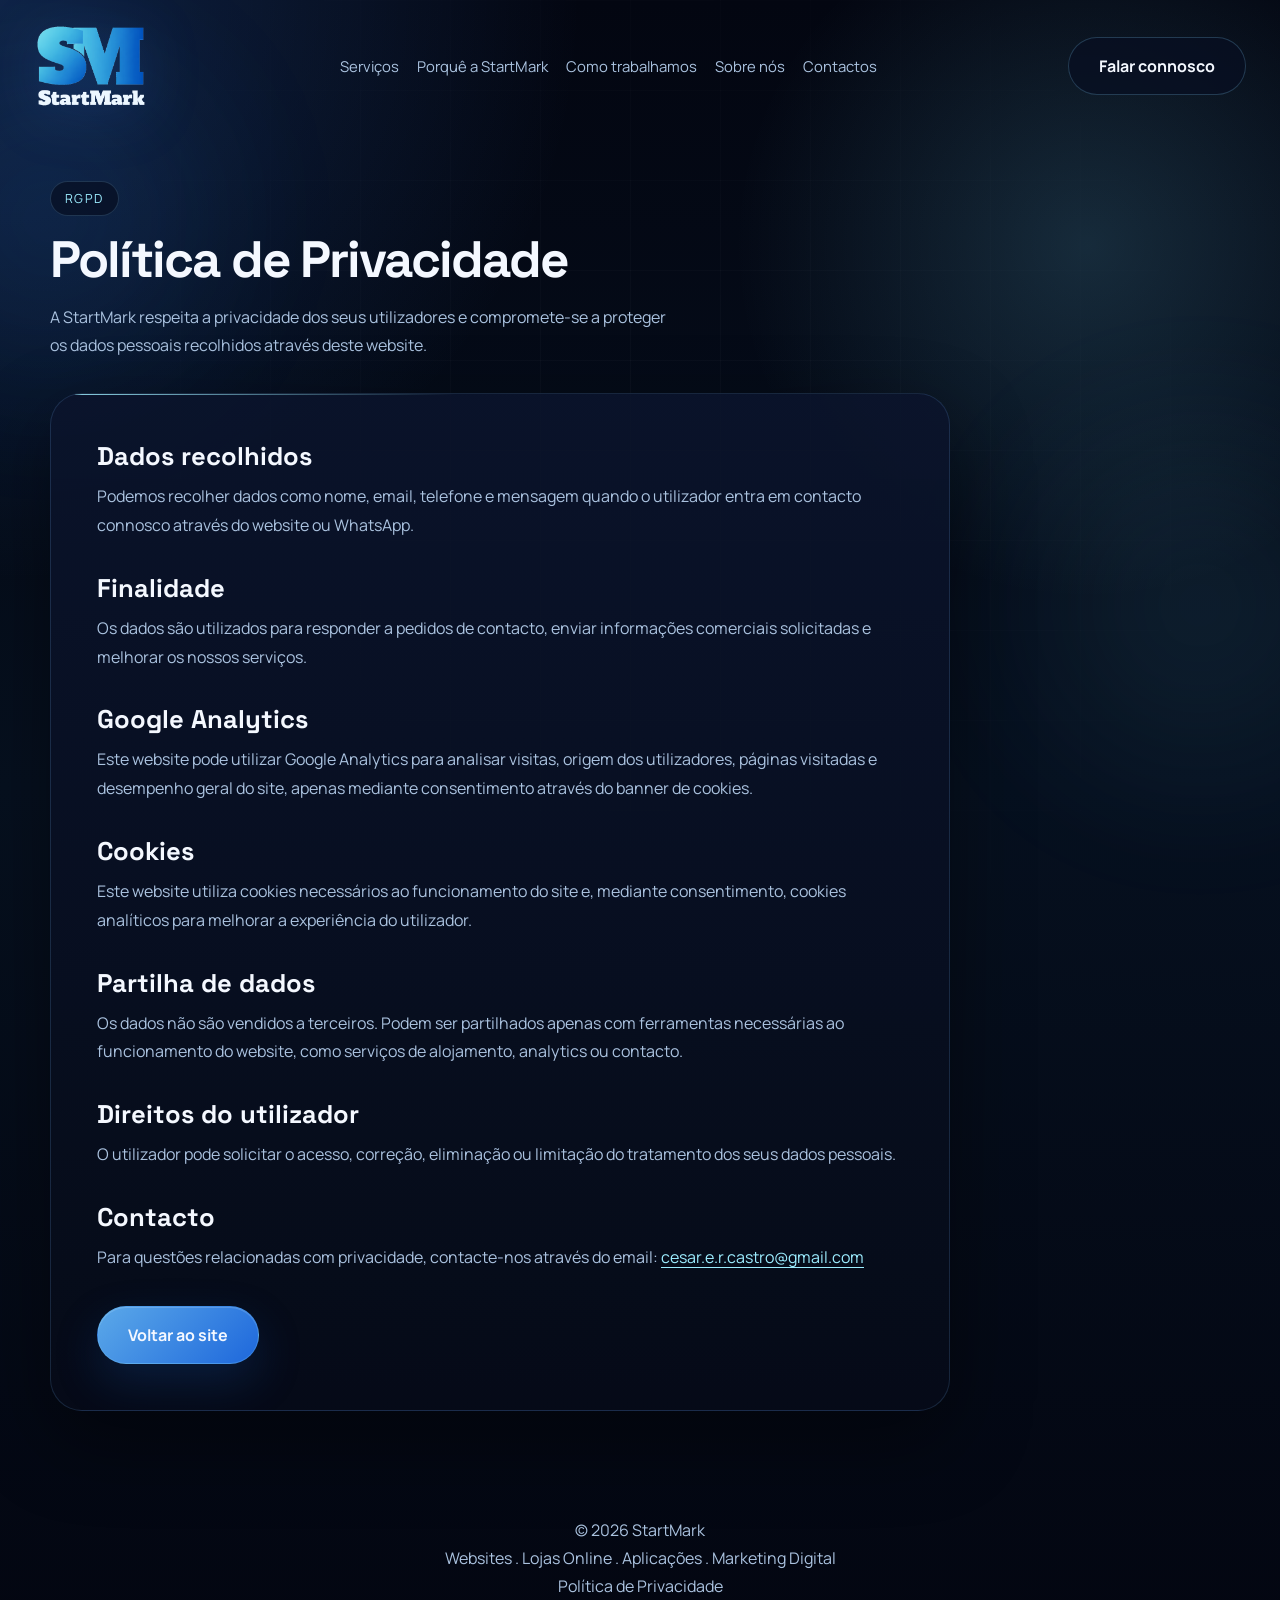
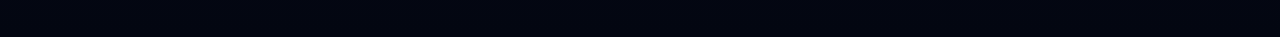
<file: politica-privacidade.html>
<!DOCTYPE html>
<html lang="pt-PT">
  <head>
    <!-- Start cookieyes banner -->
    <script id="cookieyes" type="text/javascript" src="https://cdn-cookieyes.com/client_data/7a033a9db057e26fd430672a8a794678/script.js"></script>
    <!-- End cookieyes banner -->

    <meta charset="UTF-8" />
    <meta name="viewport" content="width=device-width, initial-scale=1.0" />
    <title>Política de Privacidade | StartMark</title>

    <link rel="preconnect" href="https://fonts.googleapis.com" />
    <link rel="preconnect" href="https://fonts.gstatic.com" crossorigin />
    <link
      href="https://fonts.googleapis.com/css2?family=Manrope:wght@400;500;600;700;800&family=Space+Grotesk:wght@500;700&display=swap"
      rel="stylesheet"
    />
    <link rel="stylesheet" href="styles.css" />
    <script defer src="script.js"></script>
  </head>

  <body>
    <div class="page-shell">
      <div class="ambient ambient--one"></div>
      <div class="ambient ambient--two"></div>
      <div class="grid-overlay"></div>

      <header class="site-header">
        <a class="brand-mark" href="index.html" aria-label="Voltar ao início">
          <span class="brand-mark__logo brand-mark__logo--header">
            <img src="LOGO-header.png" alt="Logotipo da StartMark sem fundo" />
          </span>
        </a>

        <nav id="site-nav" class="site-nav" aria-label="Navegação principal">
          <a href="index.html#servicos">Serviços</a>
          <a href="index.html#solucoes">Porquê a StartMark</a>
          <a href="index.html#metodo">Como trabalhamos</a>
          <a href="index.html#sobre">Sobre nós</a>
          <a href="index.html#contactos">Contactos</a>
        </nav>

        <a class="button button--ghost header-cta" href="index.html#contacto">
          Falar connosco
        </a>
      </header>

      <main>
        <section class="section privacy-section">
          <div class="section-heading">
            <span class="eyebrow">RGPD</span>
            <h2>Política de Privacidade</h2>
            <p>
              A StartMark respeita a privacidade dos seus utilizadores e compromete-se
              a proteger os dados pessoais recolhidos através deste website.
            </p>
          </div>

          <article class="glass-card privacy-card">
            <h3>Dados recolhidos</h3>
            <p>
              Podemos recolher dados como nome, email, telefone e mensagem quando o
              utilizador entra em contacto connosco através do website ou WhatsApp.
            </p>

            <h3>Finalidade</h3>
            <p>
              Os dados são utilizados para responder a pedidos de contacto, enviar
              informações comerciais solicitadas e melhorar os nossos serviços.
            </p>

            <h3>Google Analytics</h3>
            <p>
              Este website pode utilizar Google Analytics para analisar visitas,
              origem dos utilizadores, páginas visitadas e desempenho geral do site,
              apenas mediante consentimento através do banner de cookies.
            </p>

            <h3>Cookies</h3>
            <p>
              Este website utiliza cookies necessários ao funcionamento do site e,
              mediante consentimento, cookies analíticos para melhorar a experiência
              do utilizador.
            </p>

            <h3>Partilha de dados</h3>
            <p>
              Os dados não são vendidos a terceiros. Podem ser partilhados apenas com
              ferramentas necessárias ao funcionamento do website, como serviços de
              alojamento, analytics ou contacto.
            </p>

            <h3>Direitos do utilizador</h3>
            <p>
              O utilizador pode solicitar o acesso, correção, eliminação ou limitação
              do tratamento dos seus dados pessoais.
            </p>

            <h3>Contacto</h3>
            <p>
              Para questões relacionadas com privacidade, contacte-nos através do
              email:
              <a href="mailto:cesar.e.r.castro@gmail.com">cesar.e.r.castro@gmail.com</a>
            </p>

            <a class="button privacy-back" href="index.html">Voltar ao site</a>
          </article>
        </section>
      </main>

      <footer class="site-footer">
        <p class="site-footer__meta">
          <span>© <span data-year></span> StartMark</span>
          <span>Websites . Lojas Online . Aplicações . Marketing Digital</span>
          <a href="politica-privacidade.html">Política de Privacidade</a>
        </p>
      </footer>
    </div>
  </body>
</html>
</file>
<file: styles.css>
:root {
  --bg: #040816;
  --bg-soft: rgba(7, 14, 33, 0.8);
  --panel: rgba(10, 20, 42, 0.72);
  --panel-strong: rgba(13, 24, 50, 0.92);
  --line: rgba(120, 188, 255, 0.16);
  --text: #f4f8ff;
  --muted: #aac2df;
  --primary: #76dbff;
  --primary-strong: #2d8bff;
  --accent: #9cedff;
  --shadow: 0 30px 80px rgba(0, 0, 0, 0.42);
  --radius-xl: 32px;
  --radius-lg: 24px;
  --container: min(1180px, calc(100vw - 40px));
}

*,
*::before,
*::after {
  box-sizing: border-box;
}

html {
  scroll-behavior: smooth;
}

body {
  margin: 0;
  min-width: 320px;
  color: var(--text);
  background:
    radial-gradient(circle at top left, rgba(61, 140, 255, 0.22), transparent 28%),
    radial-gradient(circle at 85% 15%, rgba(118, 219, 255, 0.16), transparent 20%),
    linear-gradient(180deg, #030611 0%, #06101f 48%, #030611 100%);
  font-family: "Manrope", sans-serif;
}

img {
  display: block;
  max-width: 100%;
}

a {
  color: inherit;
  text-decoration: none;
}

button,
a {
  -webkit-tap-highlight-color: transparent;
}

.sr-only {
  position: absolute;
  width: 1px;
  height: 1px;
  padding: 0;
  margin: -1px;
  overflow: hidden;
  clip: rect(0, 0, 0, 0);
  white-space: nowrap;
  border: 0;
}

.page-shell {
  position: relative;
  overflow: clip;
}

.ambient {
  position: fixed;
  border-radius: 999px;
  pointer-events: none;
  filter: blur(90px);
  opacity: 0.6;
  z-index: 0;
}

.ambient--one {
  top: 80px;
  left: -90px;
  width: 280px;
  height: 280px;
  background: rgba(46, 138, 255, 0.2);
}

.ambient--two {
  right: -80px;
  bottom: 15%;
  width: 320px;
  height: 320px;
  background: rgba(118, 219, 255, 0.14);
}

.grid-overlay {
  position: fixed;
  inset: 0;
  background-image:
    linear-gradient(rgba(255, 255, 255, 0.03) 1px, transparent 1px),
    linear-gradient(90deg, rgba(255, 255, 255, 0.03) 1px, transparent 1px);
  background-size: 90px 90px;
  mask-image: radial-gradient(circle at center, rgba(0, 0, 0, 0.92), transparent 88%);
  pointer-events: none;
  z-index: 0;
}

.site-header,
.section,
.site-footer {
  position: relative;
  z-index: 1;
}

.site-header {
  width: 100%;
  margin: 0;
  padding: 24px clamp(18px, 2.8vw, 34px) 0;
  display: grid;
  grid-template-columns: auto 1fr auto;
  align-items: center;
  gap: 28px;
  position: sticky;
  top: 0;
  z-index: 10;
  transition: padding 0.35s ease, background 0.35s ease, backdrop-filter 0.35s ease,
    border-color 0.35s ease;
  border-bottom: 1px solid transparent;
  background: transparent;
  backdrop-filter: blur(0);
}

.site-header::before {
  content: none;
}

.site-header.is-scrolled {
  padding-top: 12px;
  padding-bottom: 6px;
  background: linear-gradient(180deg, rgba(4, 9, 21, 0.92), rgba(4, 9, 21, 0.72));
  backdrop-filter: blur(16px);
  border-bottom-color: rgba(130, 199, 255, 0.14);
}

.brand-mark {
  display: flex;
  align-items: center;
  min-width: 0;
}

.brand-mark__logo {
  display: inline-flex;
  align-items: center;
  justify-content: center;
  flex: 0 0 auto;
  width: 88px;
  height: 64px;
  padding: 6px;
  border-radius: 18px;
}

.brand-mark__logo img {
  width: 100%;
  height: 100%;
  object-fit: contain;
}

.brand-mark__logo--header {
  width: 114px;
  height: 84px;
  padding: 0;
  border: 0;
  border-radius: 0;
  background: transparent;
  box-shadow: none;
  overflow: visible;
  transition: width 0.35s ease, height 0.35s ease, transform 0.35s ease;
}

.brand-mark__logo--header img {
  object-fit: contain;
  filter: saturate(1.05) brightness(1.02) drop-shadow(0 10px 28px rgba(49, 134, 255, 0.18));
}

.site-nav {
  display: flex;
  align-items: center;
  justify-content: center;
  justify-self: center;
  gap: 18px;
  padding: 0;
  font-size: 0.93rem;
  color: var(--muted);
  transition: gap 0.35s ease, font-size 0.35s ease, transform 0.35s ease;
}

.site-nav a {
  position: relative;
  transition: color 0.25s ease;
}

.site-nav a:hover,
.site-nav a:focus-visible {
  color: var(--text);
}

.site-nav a::after {
  content: "";
  position: absolute;
  left: 0;
  bottom: -8px;
  width: 100%;
  height: 1px;
  background: linear-gradient(90deg, transparent, rgba(156, 237, 255, 0.82), transparent);
  opacity: 0;
  transform: scaleX(0.65);
  transition: opacity 0.25s ease, transform 0.25s ease;
}

.site-nav a:hover::after,
.site-nav a:focus-visible::after {
  opacity: 1;
  transform: scaleX(1);
}

.nav-toggle {
  display: none;
  align-items: center;
  justify-content: center;
  gap: 5px;
  flex-direction: column;
  width: 52px;
  height: 52px;
  padding: 0;
  border: 1px solid rgba(130, 199, 255, 0.18);
  border-radius: 18px;
  background: rgba(8, 15, 34, 0.72);
  color: var(--text);
  cursor: pointer;
  box-shadow: 0 16px 34px rgba(0, 0, 0, 0.14);
}

.nav-toggle span:not(.sr-only) {
  display: block;
  width: 18px;
  height: 1.5px;
  border-radius: 999px;
  background: currentColor;
  transition: transform 0.25s ease, opacity 0.25s ease;
}

.site-header.menu-open .nav-toggle span:nth-child(1) {
  transform: translateY(6.5px) rotate(45deg);
}

.site-header.menu-open .nav-toggle span:nth-child(2) {
  opacity: 0;
}

.site-header.menu-open .nav-toggle span:nth-child(3) {
  transform: translateY(-6.5px) rotate(-45deg);
}

.header-cta {
  justify-self: end;
  min-height: 48px;
  padding: 0 22px;
  background: rgba(8, 15, 34, 0.58);
  border-color: rgba(130, 199, 255, 0.16);
  box-shadow: none;
  transition: min-height 0.35s ease, padding 0.35s ease, transform 0.35s ease,
    background 0.35s ease, border-color 0.35s ease;
}

.site-header.is-scrolled .brand-mark__logo--header {
  width: 84px;
  height: 62px;
  transform: translateY(-1px);
}

.site-header.is-scrolled .site-nav {
  gap: 18px;
  font-size: 0.9rem;
  transform: translateY(-1px);
}

.site-header.is-scrolled .header-cta {
  min-height: 42px;
  padding: 0 18px;
  transform: translateY(-1px);
}

.section {
  width: var(--container);
  margin: 0 auto;
  padding: 84px 0;
}

.hero {
  width: var(--container);
  padding-top: 64px;
  min-height: calc(100vh - 80px);
  display: block;
}

.hero-panel {
  position: relative;
  overflow: hidden;
  display: grid;
  grid-template-columns: minmax(0, 1.08fr) minmax(300px, 0.74fr);
  align-items: stretch;
  gap: clamp(24px, 2.4vw, 40px);
  min-height: clamp(500px, 58vh, 560px);
  padding: clamp(34px, 3.6vw, 48px);
  border: 1px solid rgba(130, 199, 255, 0.14);
  border-radius: 38px;
  background:
    linear-gradient(180deg, rgba(11, 23, 52, 0.97), rgba(6, 10, 22, 0.93));
  box-shadow:
    0 36px 90px rgba(0, 0, 0, 0.34),
    inset 0 1px 0 rgba(156, 237, 255, 0.08);
}

.hero-panel::before {
  content: "";
  position: absolute;
  inset: 0;
  background:
    radial-gradient(circle at 14% 24%, rgba(118, 219, 255, 0.2), transparent 28%),
    radial-gradient(circle at 38% 82%, rgba(45, 139, 255, 0.12), transparent 24%),
    radial-gradient(circle at 78% 26%, rgba(31, 111, 235, 0.12), transparent 24%),
    linear-gradient(90deg, rgba(11, 23, 52, 0.99) 0%, rgba(7, 14, 32, 0.98) 48%, rgba(7, 14, 32, 0.87) 68%, rgba(7, 14, 32, 0.62) 84%, rgba(7, 14, 32, 0.22) 100%),
    linear-gradient(180deg, rgba(11, 23, 52, 0.96), rgba(6, 10, 22, 0.92));
  pointer-events: none;
}

.hero__content {
  position: relative;
  z-index: 1;
  align-self: start;
  max-width: min(100%, 600px);
  padding-right: 0;
  padding-top: 8px;
}

.hero-panel__visual {
  position: relative;
  z-index: 1;
  align-self: center;
  justify-self: end;
  margin-right: 0;
  width: min(100%, 332px);
  height: auto;
  min-height: 0;
  perspective: 1200px;
  isolation: isolate;
  --hero-rx: 0deg;
  --hero-ry: 0deg;
  --hero-tilt-shift-x: 0px;
  --hero-tilt-shift-y: 0px;
  --hero-glow-x: 50%;
  --hero-glow-y: 38%;
  animation: hero-visual-float 7.2s ease-in-out infinite;
}

.hero-panel__visual::before {
  content: "";
  position: absolute;
  inset: 6% -4% 8% -8%;
  border-radius: 999px;
  background:
    radial-gradient(circle at var(--hero-glow-x) var(--hero-glow-y), rgba(108, 198, 255, 0.24), transparent 28%),
    radial-gradient(circle at 50% 72%, rgba(31, 111, 235, 0.16), transparent 42%);
  filter: blur(32px);
  opacity: 0.9;
  transform: translateZ(0);
  pointer-events: none;
}

.hero-panel__visual::after {
  content: "";
  position: absolute;
  inset: -4% -6% -3%;
  border-radius: 38px;
  background:
    linear-gradient(180deg, rgba(118, 219, 255, 0.08), rgba(118, 219, 255, 0)),
    radial-gradient(circle at 54% 18%, rgba(255, 255, 255, 0.08), transparent 24%);
  opacity: 0.55;
  pointer-events: none;
}

.hero-panel__visual-frame {
  position: relative;
  width: 100%;
  height: auto;
  min-height: 0;
  padding: 14px;
  overflow: hidden;
  border: 1px solid rgba(130, 199, 255, 0.14);
  border-left-color: rgba(130, 199, 255, 0.08);
  border-radius: 34px;
  background: linear-gradient(180deg, rgba(11, 20, 44, 0.88), rgba(6, 11, 24, 0.9));
  box-shadow:
    0 32px 78px rgba(0, 0, 0, 0.3),
    inset 0 1px 0 rgba(255, 255, 255, 0.05);
  transform-style: preserve-3d;
  transform:
    translate3d(var(--hero-tilt-shift-x), var(--hero-tilt-shift-y), 0)
    rotateX(var(--hero-rx))
    rotateY(var(--hero-ry))
    scale(1.01);
  transition:
    transform 0.38s cubic-bezier(0.22, 1, 0.36, 1),
    box-shadow 0.38s ease,
    border-color 0.38s ease,
    filter 0.38s ease;
  will-change: transform;
}

.hero-panel__visual-frame::before {
  content: "";
  position: absolute;
  top: -18%;
  bottom: -18%;
  left: -42%;
  width: 42%;
  background: linear-gradient(90deg, transparent, rgba(255, 255, 255, 0.2), transparent);
  opacity: 0;
  transform: translateX(-120%) skewX(-22deg);
  transition: transform 1.15s ease, opacity 0.28s ease;
  pointer-events: none;
}

.hero-panel__visual-frame::after {
  content: "";
  position: absolute;
  inset: 14px;
  border-radius: 22px;
  background:
    radial-gradient(circle at var(--hero-glow-x) var(--hero-glow-y), rgba(118, 219, 255, 0.08), transparent 18%);
  pointer-events: none;
}

.hero-panel__visual-image {
  display: block;
  width: 100%;
  height: 100%;
  min-height: 360px;
  object-fit: cover;
  border-radius: 22px;
  transform: translateZ(0);
}

.hero-panel__visual.is-active .hero-panel__visual-frame {
  border-color: rgba(156, 237, 255, 0.22);
  box-shadow:
    0 42px 96px rgba(2, 8, 20, 0.52),
    0 0 44px rgba(70, 166, 255, 0.12),
    inset 0 1px 0 rgba(255, 255, 255, 0.08);
}

.hero-panel__visual.is-active .hero-panel__visual-frame::before {
  opacity: 0.48;
  transform: translateX(310%) skewX(-22deg);
}

@keyframes hero-visual-float {
  0%,
  100% {
    transform: translateY(0);
  }

  50% {
    transform: translateY(-8px);
  }
}

.eyebrow,
.label {
  display: inline-flex;
  align-items: center;
  width: fit-content;
  padding: 8px 14px;
  border: 1px solid rgba(141, 208, 255, 0.18);
  border-radius: 999px;
  background: rgba(8, 15, 34, 0.72);
  color: var(--accent);
  font-size: 0.78rem;
  text-transform: uppercase;
  letter-spacing: 0.12em;
}

.eyebrow--hero {
  display: inline-flex;
  flex-direction: row;
  align-items: center;
  gap: 0.4em;
}

.eyebrow--hero-row {
  display: flex;
  align-items: center;
  gap: 0;
  white-space: nowrap;
}

.eyebrow--hero-row--full {
  width: auto;
  justify-content: flex-start;
}

.eyebrow--hero-row--full::before {
  content: ".";
  margin: 0 0.45em 0 0.2em;
  opacity: 0.72;
}

.hero h1,
.section-heading h2,
.narrative-card h3,
.process-card h3,
.service-card h3,
.profile-card h2,
.contact-panel h2,
.portrait-card__content h2 {
  margin: 0;
  font-family: "Space Grotesk", sans-serif;
  line-height: 1.02;
  letter-spacing: -0.04em;
}

.hero h1 {
  max-width: 11ch;
  margin-top: 26px;
  font-family: "Space Grotesk", sans-serif;
  font-weight: 700;
}

.hero-line {
  display: block;
  white-space: normal;
  text-wrap: balance;
}

.hero-line + .hero-line {
  margin-top: 0.08em;
}

.hero__lead,
.section-heading p,
.service-card p,
.narrative-card p,
.process-card p,
.profile-card p,
.contact-panel p,
.portrait-card__content p,
.stack-card__overlay p {
  color: var(--muted);
  line-height: 1.72;
}

.hero__lead {
  max-width: min(100%, 74ch);
  margin: 30px 0 0;
  font-size: clamp(1.02rem, 1.18vw, 1.08rem);
}

.hero__lead-line {
  display: block;
  white-space: normal;
  text-wrap: pretty;
}

.hero__lead-line + .hero__lead-line {
  margin-top: 0.08em;
}

.hero__actions {
  display: flex;
  flex-wrap: wrap;
  gap: 16px;
  margin-top: 36px;
}

.button {
  display: inline-flex;
  align-items: center;
  justify-content: center;
  min-height: 58px;
  padding: 0 30px;
  border: 1px solid rgba(133, 212, 255, 0.22);
  border-radius: 999px;
  background:
    linear-gradient(135deg, rgba(100, 186, 255, 0.9), rgba(31, 111, 235, 0.92)),
    rgba(10, 18, 40, 0.86);
  box-shadow:
    0 18px 44px rgba(20, 82, 168, 0.26),
    inset 0 1px 0 rgba(255, 255, 255, 0.16);
  color: var(--text);
  font-weight: 700;
  transition: transform 0.25s ease, border-color 0.25s ease, box-shadow 0.25s ease;
}

.button:hover,
.button:focus-visible {
  transform: translateY(-2px);
  border-color: rgba(151, 225, 255, 0.4);
  box-shadow:
    0 22px 52px rgba(20, 82, 168, 0.32),
    0 0 24px rgba(118, 219, 255, 0.12);
}

.button--secondary {
  border-color: rgba(255, 255, 255, 0.16);
  background:
    linear-gradient(180deg, rgba(10, 18, 40, 0.82), rgba(7, 13, 29, 0.92)),
    rgba(8, 15, 34, 0.82);
  box-shadow:
    inset 0 1px 0 rgba(255, 255, 255, 0.04),
    0 12px 30px rgba(0, 0, 0, 0.12);
}

.button--ghost {
  background: rgba(8, 15, 34, 0.72);
  box-shadow: none;
}

.glass-card,
.service-card,
.process-card,
.stack-card,
.contact-panel {
  position: relative;
  overflow: hidden;
  border: 1px solid var(--line);
  border-radius: var(--radius-xl);
  background: linear-gradient(180deg, rgba(11, 20, 44, 0.88), rgba(6, 11, 24, 0.9));
  box-shadow: var(--shadow);
}

.glass-card::before,
.service-card::before,
.process-card::before,
.contact-panel::before {
  content: "";
  position: absolute;
  inset: 0 auto auto 0;
  width: 45%;
  height: 1px;
  background: linear-gradient(90deg, rgba(156, 237, 255, 0.9), transparent);
}

.portrait-card {
  grid-column: 1 / span 7;
  padding: 14px;
}

.portrait-card img {
  width: 100%;
  aspect-ratio: 0.78;
  object-fit: cover;
  object-position: center top;
  border-radius: 22px;
}

.portrait-card__content {
  padding: 18px 8px 6px;
}

.portrait-card__content h2 {
  margin-top: 14px;
  font-size: clamp(1.7rem, 3vw, 2.3rem);
}

.ticker {
  padding-top: 18px;
}

.ticker__heading {
  margin-bottom: 20px;
  text-align: center;
}

.ticker__title {
  margin: 0;
  font-size: clamp(0.98rem, 1.35vw, 1.14rem);
  font-weight: 700;
  letter-spacing: 0.18em;
  text-transform: uppercase;
  color: rgba(244, 248, 255, 0.82);
}

.ticker__panel {
  position: relative;
  padding: 0;
}

.ticker__marquee {
  overflow: hidden;
  padding: 6px 0;
  background: transparent;
  border: 0;
  border-radius: 0;
  box-shadow: none;
  mask-image: none;
  -webkit-mask-image: none;
}

.ticker__track {
  --marquee-shift: 12px;
  display: flex;
  align-items: center;
  gap: 18px;
  width: max-content;
  flex-wrap: nowrap;
  will-change: transform;
  animation: values-scroll 36s linear infinite;
}

.ticker:hover .ticker__track,
.ticker:focus-within .ticker__track {
  animation-play-state: paused;
}

.ticker__item {
  display: flex;
  align-items: center;
  justify-content: center;
  flex: 0 0 auto;
  min-width: clamp(176px, 17vw, 236px);
  min-height: clamp(104px, 8.6vw, 126px);
  padding: 18px 16px;
  border: 1px solid rgba(195, 209, 225, 0.85);
  border-radius: 22px;
  background:
    linear-gradient(180deg, rgba(255, 255, 255, 0.99), rgba(243, 247, 251, 0.98));
  box-shadow:
    inset 0 1px 0 rgba(255, 255, 255, 0.94),
    0 16px 32px rgba(0, 0, 0, 0.12);
}

.ticker__item img {
  width: auto;
  max-width: min(190px, 100%);
  max-height: clamp(58px, 5vw, 74px);
  object-fit: contain;
  filter: saturate(1.02) contrast(1.05);
}

.ticker__logo {
  display: block;
  transform: scale(var(--logo-scale, 1));
  transform-origin: center;
}

.ticker__logo--1 {
  --logo-scale: 1.48;
}

.ticker__logo--2 {
  --logo-scale: 1.28;
}

.ticker__logo--3 {
  --logo-scale: 1.18;
}

.ticker__logo--4 {
  --logo-scale: 1.02;
}

.ticker__logo--5 {
  --logo-scale: 1.04;
}

.ticker__logo--6 {
  --logo-scale: 1.58;
}

.ticker__logo--7 {
  --logo-scale: 1.56;
}

.ticker__logo--8 {
  --logo-scale: 1.18;
}

.ticker__logo--9 {
  --logo-scale: 1.28;
}

.ticker__logo--10 {
  --logo-scale: 1;
}

.section-heading {
  max-width: 740px;
  margin-bottom: 34px;
}

.section-heading h2 {
  margin-top: 18px;
  font-size: clamp(2.2rem, 4vw, 4rem);
}

.hero h1,
#servicos .section-heading h2,
#solucoes .section-heading h2,
#sobre .section-heading h2,
#metodo .section-heading h2,
#apresentacao .section-heading h2 {
  font-size: clamp(2rem, 3.3vw, 3.35rem);
  line-height: 1.04;
  letter-spacing: -0.045em;
}

#solucoes .section-heading {
  max-width: 900px;
}

#solucoes .section-heading h2 {
  max-width: none;
}

#solucoes .section-heading p {
  max-width: 62ch;
  margin-top: 22px;
  font-size: clamp(1.02rem, 1.35vw, 1.18rem);
}

.section-heading p {
  max-width: 62ch;
  margin: 18px 0 0;
}

.services-grid {
  display: grid;
  grid-template-columns: 1fr;
  gap: 14px;
}

.service-card--overview {
  --service-glow: rgba(118, 219, 255, 0.16);
  position: relative;
  display: grid;
  grid-template-columns: minmax(220px, 270px) minmax(0, 1fr);
  grid-template-areas:
    "media copy"
    "media points";
  align-items: start;
  column-gap: 20px;
  row-gap: 10px;
  min-height: 100%;
  padding: 16px;
  transition: transform 0.28s ease, border-color 0.28s ease, box-shadow 0.28s ease;
}

.service-card--overview::after {
  content: "";
  position: absolute;
  right: -40px;
  bottom: -46px;
  width: 180px;
  height: 180px;
  border-radius: 999px;
  background: radial-gradient(circle, var(--service-glow), transparent 70%);
  filter: blur(10px);
  opacity: 0.9;
  pointer-events: none;
}

.service-card--overview:hover,
.service-card--overview:focus-within {
  transform: translateY(-4px);
  border-color: rgba(156, 237, 255, 0.2);
  box-shadow:
    0 36px 84px rgba(0, 0, 0, 0.38),
    0 0 30px rgba(118, 219, 255, 0.08);
}

.service-card--marketing {
  --service-glow: rgba(118, 219, 255, 0.18);
}

.service-card--visual {
  --service-glow: rgba(90, 170, 255, 0.16);
}

.service-card--web {
  --service-glow: rgba(45, 139, 255, 0.2);
}

.service-card--apps {
  --service-glow: rgba(156, 237, 255, 0.15);
}

.service-overview__top {
  position: relative;
  z-index: 3;
  display: flex;
  align-items: center;
  justify-content: space-between;
  gap: 16px;
  grid-area: media;
  align-self: end;
  justify-self: stretch;
  margin: 0;
  padding: 0 10px 10px;
  pointer-events: none;
}

.service-icon {
  display: inline-flex;
  align-items: center;
  justify-content: center;
  width: 54px;
  height: 54px;
  border: 1px solid rgba(141, 208, 255, 0.18);
  border-radius: 20px;
  background:
    linear-gradient(180deg, rgba(17, 33, 72, 0.92), rgba(7, 14, 32, 0.96)),
    rgba(8, 15, 34, 0.86);
  box-shadow:
    inset 0 1px 0 rgba(255, 255, 255, 0.06),
    0 20px 42px rgba(0, 0, 0, 0.2);
  color: var(--accent);
}

.service-icon svg {
  width: 23px;
  height: 23px;
  fill: none;
  stroke: currentColor;
  stroke-width: 1.7;
  stroke-linecap: round;
  stroke-linejoin: round;
}

.service-card__index {
  position: absolute;
  top: 0;
  right: 0;
  display: inline-flex;
  align-items: center;
  justify-content: center;
  min-width: 42px;
  height: 32px;
  padding: 0 10px;
  border: 1px solid rgba(141, 208, 255, 0.14);
  border-radius: 999px;
  background: rgba(8, 15, 34, 0.52);
  color: rgba(156, 237, 255, 0.8);
  font-family: "Space Grotesk", sans-serif;
  font-size: 0.85rem;
  letter-spacing: 0.08em;
}

.service-overview__copy,
.service-overview__media,
.service-points,
.service-chips {
  position: relative;
  z-index: 1;
}

.service-overview__copy {
  display: grid;
  gap: 12px;
  grid-area: copy;
  margin-top: 4px;
  padding-right: 64px;
}

.service-overview__copy h3 {
  margin: 0;
  max-width: none;
  font-size: clamp(1.4rem, 1.95vw, 1.9rem);
  line-height: 1.08;
  letter-spacing: -0.04em;
  text-wrap: balance;
}

.service-card--apps .service-overview__copy h3 {
  text-wrap: pretty;
}

.service-card--visual .service-overview__copy h3 {
  white-space: nowrap;
}

.service-overview__copy p {
  margin: 0;
  max-width: 46ch;
  color: var(--muted);
  line-height: 1.68;
}

.service-overview__media {
  position: relative;
  grid-area: media;
  margin: 0;
  aspect-ratio: 1 / 1;
  min-height: 220px;
  padding: 8px;
  display: flex;
  align-items: center;
  justify-content: center;
  overflow: hidden;
  border: 1px solid rgba(141, 208, 255, 0.14);
  border-radius: 22px;
  background:
    radial-gradient(circle at 50% 38%, rgba(118, 219, 255, 0.14), transparent 34%),
    linear-gradient(180deg, rgba(14, 28, 60, 0.6), rgba(7, 13, 29, 0.9)),
    rgba(8, 15, 34, 0.72);
  box-shadow:
    inset 0 1px 0 rgba(255, 255, 255, 0.04),
    0 18px 40px rgba(0, 0, 0, 0.18);
}

.service-overview__media::before {
  content: "";
  position: absolute;
  inset: 0;
  background:
    linear-gradient(180deg, rgba(5, 10, 24, 0.02), rgba(5, 10, 24, 0.26)),
    radial-gradient(circle at 18% 18%, rgba(156, 237, 255, 0.14), transparent 28%);
  pointer-events: none;
  z-index: 1;
}

.service-overview__media img {
  display: block;
  width: 100%;
  height: 100%;
  min-height: 0;
  object-fit: contain;
  transform: none;
  transition: filter 0.35s ease;
  filter: saturate(1.02) contrast(1.02);
}

.service-card--marketing .service-overview__media img {
  object-position: center;
}

.service-card--visual .service-overview__media img {
  object-position: center;
}

.service-card--web .service-overview__media img {
  object-position: center;
}

.service-card--apps .service-overview__media img {
  object-position: center;
}

.service-card--overview:hover .service-overview__media img,
.service-card--overview:focus-within .service-overview__media img {
  transform: none;
  filter: saturate(1.05) contrast(1.04) brightness(1.02);
}

.service-points {
  grid-area: points;
  margin: 0;
  padding: 2px 0 0;
  list-style: none;
  display: grid;
  gap: 8px;
}

.service-points li {
  position: relative;
  padding-left: 24px;
  color: rgba(244, 248, 255, 0.88);
  line-height: 1.45;
}

.service-points li::before {
  content: "";
  position: absolute;
  left: 0;
  top: 0.78em;
  width: 10px;
  height: 10px;
  border-radius: 999px;
  background: linear-gradient(135deg, var(--accent), var(--primary-strong));
  box-shadow: 0 0 16px rgba(118, 219, 255, 0.36);
  transform: translateY(-50%);
}

.service-chips {
  display: none;
}

.section--split {
  padding-top: 96px;
}

#sobre .section-heading {
  max-width: 1160px;
}

#sobre .section-heading h2 {
  max-width: none;
}

.about-heading-line {
  display: block;
  white-space: nowrap;
}

.section--about {
  padding-top: 96px;
}

.about-grid {
  display: grid;
  grid-template-columns: repeat(2, minmax(0, 1fr));
  gap: 24px;
  align-items: stretch;
}

.about-card {
  display: grid;
  align-content: start;
  gap: 16px;
  min-height: 0;
  padding: 28px 26px;
}

.about-card p {
  margin: 0;
  max-width: 46ch;
  font-size: 1rem;
}

.values-panel {
  display: grid;
  grid-column: 1 / -1;
  grid-template-columns: 1fr;
  gap: 22px;
  padding: 28px 26px;
}

.values-panel__intro {
  display: grid;
  gap: 14px;
  max-width: min(100%, 64ch);
}

.values-panel__intro p {
  margin: 0;
}

.values-marquee {
  overflow: hidden;
  margin-inline: -4px;
  padding-inline: 4px;
  mask-image: linear-gradient(90deg, transparent, #000 6%, #000 94%, transparent);
}

.values-marquee__track {
  --marquee-shift: 8px;
  display: flex;
  gap: 16px;
  width: max-content;
  animation: values-scroll 28s linear infinite;
}

.values-panel:hover .values-marquee__track,
.values-panel:focus-within .values-marquee__track {
  animation-play-state: paused;
}

.value-card {
  flex: 0 0 clamp(220px, 22vw, 268px);
  display: grid;
  align-content: start;
  gap: 10px;
  min-height: 152px;
  padding: 20px 18px;
  border: 1px solid rgba(141, 208, 255, 0.14);
  border-radius: 22px;
  background:
    linear-gradient(180deg, rgba(14, 28, 60, 0.9), rgba(7, 13, 29, 0.92)),
    rgba(8, 15, 34, 0.82);
  box-shadow:
    inset 0 1px 0 rgba(156, 237, 255, 0.08),
    0 16px 36px rgba(0, 0, 0, 0.18);
  transition: transform 0.22s ease, border-color 0.22s ease, box-shadow 0.22s ease;
}

.value-card:hover,
.value-card:focus-within {
  transform: translateY(-2px);
  border-color: rgba(156, 237, 255, 0.2);
  box-shadow:
    inset 0 1px 0 rgba(156, 237, 255, 0.1),
    0 22px 44px rgba(0, 0, 0, 0.2);
}

.value-card h3 {
  margin: 0;
  font-family: "Space Grotesk", sans-serif;
  font-size: clamp(1.08rem, 1.32vw, 1.28rem);
  line-height: 1.1;
  letter-spacing: -0.03em;
}

.value-card p {
  margin: 0;
  color: var(--muted);
  line-height: 1.65;
  font-size: 0.96rem;
}

@keyframes values-scroll {
  from {
    transform: translate3d(0, 0, 0);
  }

  to {
    transform: translate3d(calc(-50% - var(--marquee-shift, 8px)), 0, 0);
  }
}

.reasons-grid {
  display: grid;
  grid-template-columns: repeat(3, minmax(0, 1fr));
  gap: 24px;
  align-items: stretch;
}

.reason-card {
  display: grid;
  align-content: start;
  gap: 18px;
  min-height: 100%;
  padding: 30px 28px;
  transition: transform 0.25s ease, border-color 0.25s ease, box-shadow 0.25s ease;
}

.reason-card:hover,
.reason-card:focus-within {
  transform: translateY(-3px);
  border-color: rgba(145, 214, 255, 0.16);
  box-shadow:
    0 26px 60px rgba(3, 8, 22, 0.56),
    0 0 26px rgba(118, 219, 255, 0.08);
}

.reason-card p {
  margin: 0;
  font-size: 1rem;
}

.split-layout {
  display: grid;
  grid-template-columns: minmax(0, 0.92fr) minmax(320px, 0.95fr);
  gap: 24px;
  align-items: stretch;
}

.narrative-card {
  padding: 30px;
}

.narrative-card h3 {
  margin-top: 18px;
  font-size: clamp(1.7rem, 2.3vw, 2.4rem);
}

.check-list {
  margin: 24px 0 0;
  padding: 0;
  list-style: none;
}

.check-list li {
  position: relative;
  padding: 0 0 0 28px;
  color: rgba(244, 248, 255, 0.88);
}

.check-list li + li {
  margin-top: 16px;
}

.check-list li::before {
  content: "";
  position: absolute;
  left: 0;
  top: 9px;
  width: 12px;
  height: 12px;
  border-radius: 999px;
  background: linear-gradient(135deg, var(--accent), var(--primary-strong));
  box-shadow: 0 0 18px rgba(118, 219, 255, 0.45);
}

.visual-stack {
  display: grid;
  gap: 20px;
}

.stack-card {
  min-height: 300px;
}

.stack-card img {
  width: 100%;
  height: 100%;
  min-height: 300px;
  object-fit: cover;
}

.stack-card__overlay {
  position: absolute;
  inset: auto 18px 18px 18px;
  padding: 18px;
  border: 1px solid rgba(146, 216, 255, 0.14);
  border-radius: 20px;
  background: linear-gradient(180deg, rgba(8, 14, 32, 0.55), rgba(8, 14, 32, 0.92));
  backdrop-filter: blur(18px);
}

.stack-card--offset {
  transform: translateX(40px);
}

.process-grid {
  display: grid;
  grid-template-columns: repeat(5, minmax(0, 1fr));
  gap: 18px;
}

.process-card {
  padding: 26px 22px 22px;
}

.process-card span {
  display: inline-flex;
  margin-bottom: 24px;
  font-family: "Space Grotesk", sans-serif;
  font-size: 1rem;
  color: var(--accent);
}

.process-card h3 {
  font-size: 1.45rem;
}

.section--profile {
  padding-top: 96px;
}

.profile-band {
  position: relative;
  display: grid;
  grid-template-columns: minmax(300px, 0.62fr) minmax(0, 1.38fr);
  gap: 24px;
  padding: 22px;
  overflow: hidden;
}

.profile-band::before {
  content: "";
  position: absolute;
  inset: 0;
  background:
    linear-gradient(90deg, rgba(6, 11, 24, 0.96) 0%, rgba(6, 11, 24, 0.93) 42%, rgba(6, 11, 24, 0.84) 62%, rgba(6, 11, 24, 0.94) 100%),
    url("logotech.jpeg") right 28px center / 380px auto no-repeat;
  opacity: 0.48;
  pointer-events: none;
}

.profile-band::after {
  content: "";
  position: absolute;
  inset: 0;
  background:
    linear-gradient(90deg, rgba(156, 237, 255, 0.82), transparent 44%) top left / 46% 1px no-repeat,
    radial-gradient(circle at 22% 38%, rgba(118, 219, 255, 0.1), transparent 24%),
    radial-gradient(circle at 74% 58%, rgba(45, 139, 255, 0.08), transparent 24%);
  pointer-events: none;
}

.profile-band__visuals,
.profile-band__content {
  position: relative;
  z-index: 1;
}

.profile-band__visuals {
  position: relative;
  display: flex;
  align-items: flex-start;
  justify-content: flex-start;
}

.profile-band__portrait {
  position: relative;
  margin: 0;
  width: min(100%, 320px);
  padding: 0;
  overflow: visible;
  border: 0;
  border-radius: 0;
  background: transparent;
  box-shadow: none;
}

.profile-band__portrait img {
  display: block;
  width: 100%;
  object-fit: cover;
  border-radius: 30px;
  box-shadow:
    0 28px 64px rgba(0, 0, 0, 0.24),
    0 0 0 1px rgba(130, 199, 255, 0.08);
}

.profile-band__portrait img {
  aspect-ratio: 0.82;
  object-position: center 10%;
}

.profile-band__content {
  display: grid;
  align-content: start;
  gap: 18px;
  min-width: 0;
  padding: 2px 0;
}

.profile-band__copy {
  display: grid;
  gap: 14px;
  max-width: min(100%, 68ch);
}

.profile-band__copy h3 {
  margin: 0;
  font-family: "Space Grotesk", sans-serif;
  font-size: clamp(2rem, 3vw, 3rem);
  line-height: 0.98;
  letter-spacing: -0.04em;
}

.profile-band__copy p {
  margin: 0;
  color: var(--muted);
  line-height: 1.64;
}

.profile-band__note {
  max-width: min(100%, 62ch);
}

.profile-band__contacts {
  display: grid;
  width: 100%;
  grid-template-columns: minmax(0, 1.38fr) minmax(220px, 0.8fr);
  align-items: stretch;
  gap: 10px;
}

#contactos {
  scroll-margin-top: 118px;
}

.profile-contact {
  display: grid;
  align-content: start;
  gap: 10px;
  min-height: 0;
  padding: 16px 16px 14px;
  border: 1px solid rgba(141, 208, 255, 0.14);
  border-radius: 20px;
  background:
    linear-gradient(180deg, rgba(14, 28, 60, 0.82), rgba(7, 13, 29, 0.92)),
    rgba(8, 15, 34, 0.82);
  box-shadow:
    inset 0 1px 0 rgba(156, 237, 255, 0.08),
    0 16px 36px rgba(0, 0, 0, 0.16);
  color: var(--text);
  text-decoration: none;
  transition: transform 0.22s ease, border-color 0.22s ease, box-shadow 0.22s ease;
}

.profile-contact:hover,
.profile-contact:focus-visible {
  transform: translateY(-2px);
  border-color: rgba(156, 237, 255, 0.22);
  box-shadow:
    inset 0 1px 0 rgba(156, 237, 255, 0.12),
    0 22px 44px rgba(0, 0, 0, 0.22);
}

.profile-contact__top {
  display: flex;
  align-items: center;
  gap: 10px;
  min-width: 0;
  color: var(--accent);
  font-size: 0.74rem;
  letter-spacing: 0.11em;
  text-transform: uppercase;
}

.profile-contact__icon {
  display: inline-flex;
  align-items: center;
  justify-content: center;
  width: 34px;
  height: 34px;
  flex: 0 0 auto;
  border-radius: 12px;
  border: 1px solid rgba(141, 208, 255, 0.14);
  background: rgba(8, 15, 34, 0.72);
  color: var(--accent);
}

.profile-contact__icon svg {
  width: 16px;
  height: 16px;
  fill: currentColor;
}

.profile-contact strong {
  display: block;
  font-family: "Space Grotesk", sans-serif;
  font-size: 0.98rem;
  line-height: 1.32;
  letter-spacing: -0.02em;
  word-break: break-word;
}

.profile-contact--email strong {
  white-space: nowrap;
  word-break: normal;
  font-size: 0.92rem;
}

.profile-contact--stacked {
  align-content: stretch;
  gap: 0;
  min-height: 100%;
  padding: 0;
  overflow: hidden;
}

.profile-contact-row {
  display: grid;
  grid-template-columns: minmax(0, 1fr) auto;
  align-items: center;
  column-gap: 14px;
  row-gap: 8px;
  padding: 15px 16px 14px;
  color: var(--text);
  text-decoration: none;
  transition: background 0.22s ease;
}

.profile-contact-row strong {
  font-size: 0.88rem;
  line-height: 1.28;
  justify-self: end;
  text-align: right;
}

.profile-contact-row + .profile-contact-row {
  border-top: 1px solid rgba(141, 208, 255, 0.12);
}

.profile-contact-row:hover,
.profile-contact-row:focus-visible {
  background: rgba(255, 255, 255, 0.02);
}

.profile-contact-row--email strong {
  white-space: nowrap;
  word-break: normal;
  font-size: 0.88rem;
}

.profile-contact--socials {
  align-self: stretch;
  justify-self: stretch;
  width: 100%;
  justify-items: center;
  align-content: center;
  gap: 10px;
  min-height: 100%;
  padding: 14px 14px 12px;
  text-align: center;
}

.profile-contact--socials .profile-contact__top {
  justify-content: center;
}

.profile-social-links {
  display: flex;
  align-items: center;
  justify-content: center;
  gap: 8px;
  flex-wrap: wrap;
}

.profile-social-link {
  display: inline-flex;
  align-items: center;
  justify-content: center;
  width: 44px;
  height: 44px;
  border: 1px solid rgba(141, 208, 255, 0.14);
  border-radius: 15px;
  background: rgba(8, 15, 34, 0.72);
  color: var(--text);
  box-shadow:
    inset 0 1px 0 rgba(156, 237, 255, 0.06),
    0 12px 28px rgba(0, 0, 0, 0.12);
  transition: transform 0.22s ease, border-color 0.22s ease, box-shadow 0.22s ease, color 0.22s ease;
}

.profile-social-link:hover,
.profile-social-link:focus-visible {
  transform: translateY(-2px);
  border-color: rgba(156, 237, 255, 0.24);
  color: var(--accent);
  box-shadow:
    inset 0 1px 0 rgba(156, 237, 255, 0.1),
    0 18px 34px rgba(0, 0, 0, 0.18);
}

.profile-social-link svg {
  width: 18px;
  height: 18px;
  fill: currentColor;
}


.profile-card {
  display: grid;
  grid-template-columns: minmax(320px, 0.9fr) minmax(0, 1.1fr);
  gap: 24px;
  padding: 18px;
}

.profile-card__media img {
  width: 100%;
  height: 100%;
  min-height: 520px;
  object-fit: cover;
  object-position: center top;
  border-radius: 24px;
}

.profile-card__content {
  display: flex;
  flex-direction: column;
  justify-content: center;
  padding: 18px 14px 18px 4px;
}

.profile-card__content h2 {
  margin-top: 18px;
  font-size: clamp(2rem, 3vw, 3.35rem);
}

.contact-pills {
  display: flex;
  flex-wrap: wrap;
  gap: 12px;
  margin-top: 24px;
}

.contact-pills a {
  padding: 12px 16px;
  border-radius: 999px;
  border: 1px solid rgba(144, 215, 255, 0.14);
  background: rgba(255, 255, 255, 0.04);
  color: rgba(244, 248, 255, 0.9);
}

.contact-panel {
  padding: 34px;
  background:
    linear-gradient(135deg, rgba(11, 23, 52, 0.96), rgba(6, 10, 22, 0.92)),
    url("negocio.jpeg") center/cover no-repeat;
}

.contact-panel::after {
  content: "";
  position: absolute;
  inset: 0;
  background:
    radial-gradient(circle at 10% 20%, rgba(118, 219, 255, 0.2), transparent 32%),
    linear-gradient(135deg, rgba(3, 8, 20, 0.15), rgba(3, 8, 20, 0.55));
  pointer-events: none;
}

.contact-panel > * {
  position: relative;
  z-index: 1;
}

.contact-panel h2 {
  margin-top: 18px;
  max-width: 17ch;
  font-size: clamp(2.2rem, 4vw, 4.2rem);
}

.contact-panel__actions {
  display: flex;
  flex-wrap: wrap;
  gap: 14px;
  margin-top: 28px;
}

.site-footer {
  width: var(--container);
  margin: 0 auto;
  padding: 24px 0 40px;
  display: flex;
  align-items: center;
  justify-content: center;
  gap: 16px;
  color: var(--muted);
}

.site-footer__meta {
  margin: 0;
}

.site-footer__meta {
  display: flex;
  flex-direction: column;
  gap: 6px;
  text-align: center;
}

.site-footer__socials {
  display: flex;
  align-items: center;
  justify-content: center;
  gap: 12px;
  flex-wrap: wrap;
}

.social-icon {
  display: inline-flex;
  align-items: center;
  justify-content: center;
  width: 54px;
  height: 54px;
  border: 1px solid rgba(144, 215, 255, 0.18);
  border-radius: 18px;
  background: rgba(255, 255, 255, 0.96);
  color: #0a1020;
  box-shadow:
    0 18px 40px rgba(0, 0, 0, 0.22),
    0 0 0 1px rgba(255, 255, 255, 0.18) inset;
  transition: transform 0.25s ease, box-shadow 0.25s ease, background 0.25s ease;
}

.social-icon:hover,
.social-icon:focus-visible {
  transform: translateY(-2px);
  background: #ffffff;
  box-shadow:
    0 20px 44px rgba(0, 0, 0, 0.28),
    0 0 24px rgba(118, 219, 255, 0.22);
}

.social-icon svg {
  width: 24px;
  height: 24px;
  fill: currentColor;
}

[data-tilt] {
  transform-style: preserve-3d;
  will-change: transform;
}

@media (max-width: 1100px) {
  .split-layout,
  .about-grid,
  .profile-card,
  .profile-showcase,
  .profile-band {
    grid-template-columns: 1fr;
  }

  .profile-band__content {
    padding: 0;
    align-content: start;
  }

  .profile-band__visuals {
    align-items: center;
    justify-content: center;
  }

  .profile-band__contacts {
    width: 100%;
    grid-template-columns: repeat(2, minmax(0, 1fr));
  }

  .service-card--visual .service-overview__copy h3 {
    white-space: normal;
  }

  .profile-contact--socials {
    grid-column: auto;
    width: 100%;
    justify-self: stretch;
  }

  .reasons-grid {
    grid-template-columns: repeat(2, minmax(0, 1fr));
  }

  .process-grid {
    grid-template-columns: repeat(3, minmax(0, 1fr));
  }

  .stack-card--offset {
    transform: none;
  }
}

@media (max-width: 900px) {
  .site-header {
    width: 100%;
    padding: 14px 20px 10px;
    grid-template-columns: minmax(0, 1fr) auto;
    gap: 18px;
    background: linear-gradient(180deg, rgba(4, 9, 21, 0.92), rgba(4, 9, 21, 0.76));
    backdrop-filter: blur(16px);
    border-bottom-color: rgba(130, 199, 255, 0.12);
  }

  .site-header.is-scrolled {
    padding-top: 14px;
    padding-bottom: 10px;
  }

  .site-header.is-scrolled .brand-mark__logo--header {
    width: 114px;
    height: 84px;
  }

  .site-header.is-scrolled .site-nav {
    gap: 10px;
    font-size: 1rem;
  }

  .site-header.is-scrolled .brand-mark__logo--header,
  .site-header.is-scrolled .header-cta,
  .site-header.is-scrolled .site-nav {
    transform: none;
  }

  .brand-mark {
    min-width: 0;
  }

  .nav-toggle {
    display: inline-flex;
    justify-self: end;
  }

  .site-nav {
    display: none;
    grid-column: 1 / -1;
    flex-direction: column;
    align-items: stretch;
    gap: 10px;
    width: 100%;
    padding-top: 6px;
  }

  .site-header.menu-open .site-nav {
    display: flex;
  }

  .site-nav a {
    display: block;
    width: 100%;
    padding: 13px 16px;
    border: 1px solid rgba(145, 214, 255, 0.12);
    border-radius: 18px;
    background: rgba(10, 18, 40, 0.78);
    text-align: center;
  }

  .site-nav a::after {
    content: none;
  }

  .header-cta {
    display: none;
    grid-column: 1 / -1;
    justify-self: stretch;
    width: 100%;
  }

  .site-header.menu-open .header-cta {
    display: inline-flex;
  }

  .hero {
    width: var(--container);
    padding-top: 40px;
    min-height: auto;
  }

  .hero__content {
    max-width: none;
    padding-right: 0;
  }

  .hero-panel {
    min-height: auto;
    grid-template-columns: 1fr;
    align-items: center;
    gap: 22px;
    padding: 30px 24px;
  }

  .hero-panel__visual {
    justify-self: end;
    margin-right: 0;
    width: min(100%, 332px);
    height: auto;
    min-height: 0;
    animation-duration: 8s;
  }

  .ticker__marquee {
    mask-image: none;
  }

  .ticker__track {
    flex-wrap: nowrap;
    animation-duration: 30s;
  }

  .ticker__item {
    scroll-snap-align: unset;
  }

  .portrait-card {
    grid-column: 1 / -1;
  }

  .services-grid {
    gap: 18px;
  }

  .profile-band {
    padding: 20px;
  }

  .profile-band::before {
    background:
      linear-gradient(180deg, rgba(6, 11, 24, 0.96) 0%, rgba(6, 11, 24, 0.9) 58%, rgba(6, 11, 24, 0.94) 100%),
      url("logotech.jpeg") right -18px bottom / 300px auto no-repeat;
    opacity: 0.32;
  }

  .profile-band__contacts {
    width: 100%;
    grid-template-columns: 1fr;
  }

  .profile-contact--socials {
    width: 100%;
    justify-self: stretch;
  }

  .reasons-grid {
    grid-template-columns: 1fr;
  }

  .services-grid {
    grid-template-columns: 1fr;
  }

  .service-card--overview {
    grid-template-columns: 1fr;
    grid-template-areas:
      "media"
      "copy"
      "points";
    row-gap: 10px;
    padding: 18px;
  }

  .service-overview__top {
    margin: 0;
    padding: 0 10px 10px;
  }

  .service-overview__copy h3 {
    max-width: none;
  }

  .service-overview__copy {
    padding-right: 60px;
  }

  .service-overview__media {
    aspect-ratio: 1.24 / 1;
    min-height: 0;
    padding: 8px;
  }

  .process-grid {
    grid-template-columns: repeat(2, minmax(0, 1fr));
  }

  .site-footer {
    justify-content: center;
    flex-direction: column;
  }

  .site-footer__meta {
    text-align: center;
  }
}

@media (max-width: 640px) {
  :root {
    --container: min(100vw - 26px, 100%);
  }

  .site-header {
    width: 100%;
    padding: 12px 14px 10px;
    gap: 12px;
  }

  .site-header.is-scrolled {
    padding-top: 12px;
    padding-bottom: 10px;
  }

  .site-header.is-scrolled .brand-mark__logo--header {
    width: 88px;
    height: 66px;
  }

  .brand-mark__logo--header {
    width: 88px;
    height: 66px;
  }

  .nav-toggle {
    width: 48px;
    height: 48px;
  }

  .section {
    padding: 68px 0;
  }

  .section-heading h2 {
    font-size: clamp(1.82rem, 7.8vw, 2.45rem);
    line-height: 1.06;
  }

  .hero h1 {
    max-width: none;
    font-size: clamp(1.9rem, 8.2vw, 2.75rem);
    line-height: 1.04;
  }

  .hero-line {
    white-space: normal;
  }

  .hero-panel {
    padding: 24px 18px;
    border-radius: 30px;
  }

  .hero-panel::before {
    background:
      linear-gradient(90deg, rgba(11, 23, 52, 0.99) 0%, rgba(7, 14, 32, 0.97) 44%, rgba(7, 14, 32, 0.8) 70%, rgba(7, 14, 32, 0.34) 100%),
      linear-gradient(180deg, rgba(11, 23, 52, 0.96), rgba(6, 10, 22, 0.92));
  }

  .hero-panel::after {
    content: "";
    position: absolute;
    inset: 0;
    border-radius: inherit;
    background:
      linear-gradient(180deg, rgba(7, 14, 32, 0.08) 0%, rgba(7, 14, 32, 0.16) 34%, rgba(7, 14, 32, 0.34) 66%, rgba(7, 14, 32, 0.7) 100%),
      linear-gradient(90deg, rgba(7, 14, 32, 0.92) 0%, rgba(7, 14, 32, 0.84) 42%, rgba(7, 14, 32, 0.46) 72%, rgba(7, 14, 32, 0.08) 100%),
      radial-gradient(circle at 42% 36%, rgba(118, 219, 255, 0.16), transparent 26%),
      url("logotech.jpeg") 51% 55% / 146% auto no-repeat;
    opacity: 0.34;
    pointer-events: none;
    z-index: 0;
  }

  .hero .eyebrow {
    width: 100%;
    justify-content: center;
    text-align: center;
    padding: 9px 12px;
    border-color: rgba(141, 208, 255, 0.14);
    background: rgba(8, 15, 34, 0.94);
    font-size: 0.66rem;
    letter-spacing: 0.1em;
    line-height: 1.45;
    backdrop-filter: none;
  }

  .eyebrow--hero {
    display: inline-flex;
    flex-direction: column;
    align-items: center;
    justify-content: center;
    row-gap: 4px;
    column-gap: 0;
  }

  .eyebrow--hero-row {
    justify-content: center;
    gap: 0.4em;
    white-space: nowrap;
  }

  .eyebrow--hero-row--full {
    width: 100%;
    justify-content: center;
  }

  .eyebrow--hero-row--full::before {
    content: none;
  }

  .ticker__marquee {
    overflow: hidden;
    padding: 4px 0;
    scrollbar-width: none;
    -ms-overflow-style: none;
    mask-image: none;
    -webkit-mask-image: none;
  }

  .ticker__marquee::-webkit-scrollbar {
    display: none;
  }

  .ticker__track {
    --marquee-shift: 8px;
    gap: 14px;
    animation: values-scroll 28s linear infinite;
  }

  .ticker__heading {
    margin-bottom: 14px;
  }

  .ticker__item {
    min-width: 144px;
    min-height: 88px;
    padding: 14px 12px;
    border-radius: 18px;
  }

  .ticker__item img {
    max-width: 144px;
    max-height: 48px;
  }

  .hero-panel__visual {
    display: none;
  }

  .hero__actions,
  .contact-panel__actions {
    flex-direction: column;
  }

  .profile-band {
    padding: 18px;
    border-radius: 28px;
  }

  .profile-band::before {
    background:
      linear-gradient(180deg, rgba(6, 11, 24, 0.97) 0%, rgba(6, 11, 24, 0.92) 62%, rgba(6, 11, 24, 0.95) 100%),
      url("logotech.jpeg") center bottom / 240px auto no-repeat;
    opacity: 0.24;
  }

  .profile-band__visuals {
    display: flex;
    gap: 14px;
    align-items: center;
    justify-content: center;
  }

  .profile-band__portrait {
    max-width: 320px;
  }

  .profile-contact-row {
    grid-template-columns: 1fr;
    align-items: start;
    row-gap: 10px;
  }

  .profile-contact-row strong {
    justify-self: start;
    text-align: left;
  }

  .button {
    width: 100%;
  }

  .hero__lead-line {
    display: inline;
    white-space: normal;
  }

  .hero__lead-line + .hero__lead-line::before {
    content: " ";
  }

  .hero__lead-line + .hero__lead-line {
    margin-top: 0;
  }

  .hero__lead,
  .section-heading p,
  .about-card p,
  .reason-card p,
  .contact-panel p,
  .value-card p {
    font-size: 0.98rem;
    line-height: 1.68;
  }

  .about-card,
  .values-panel {
    padding: 24px 20px;
  }

  .about-heading-line {
    white-space: normal;
  }

  .values-marquee {
    overflow: hidden;
    padding-bottom: 0;
    mask-image: none;
  }

  .values-marquee::-webkit-scrollbar {
    display: none;
  }

  .values-marquee__track {
    animation: values-scroll 28s linear infinite;
  }

  .value-card {
    flex-basis: min(76vw, 252px);
    min-height: 172px;
  }

  .reason-card {
    padding: 24px 20px;
  }

  .service-card--overview {
    grid-template-columns: 1fr;
    grid-template-areas:
      "media"
      "copy"
      "points";
    padding: 16px 14px;
    row-gap: 10px;
  }

  .service-overview__top {
    gap: 12px;
    margin: 0;
    padding: 0 8px 8px;
  }

  .service-icon {
    width: 52px;
    height: 52px;
    border-radius: 18px;
  }

  .service-icon svg {
    width: 22px;
    height: 22px;
  }

  .service-overview__copy h3 {
    font-size: clamp(1.5rem, 6.6vw, 1.9rem);
    line-height: 1.05;
  }

  .service-overview__copy {
    padding-right: 56px;
  }

  .service-overview__media {
    aspect-ratio: 1.2 / 1;
    border-radius: 20px;
    padding: 6px;
  }

  .process-grid {
    grid-template-columns: 1fr;
  }

  .profile-card {
    padding: 14px;
  }

  .profile-card__media img {
    min-height: 360px;
  }

  .sm-card--profile {
    width: min(100%, 340px);
  }

  .sm-card--profile img {
    min-height: 280px;
  }

  .contact-panel {
    padding: 26px 20px;
  }

  .contact-panel h2 {
    max-width: none;
  }
}

@media (min-width: 641px) and (max-width: 900px) and (orientation: landscape) {
  .hero-panel {
    position: relative;
    overflow: hidden;
  }

  .hero-panel::before {
    background:
      linear-gradient(90deg, rgba(11, 23, 52, 0.99) 0%, rgba(7, 14, 32, 0.96) 40%, rgba(7, 14, 32, 0.78) 68%, rgba(7, 14, 32, 0.24) 100%),
      linear-gradient(180deg, rgba(11, 23, 52, 0.96), rgba(6, 10, 22, 0.92));
  }

  .hero-panel::after {
    content: "";
    position: absolute;
    inset: 0;
    border-radius: inherit;
    background:
      linear-gradient(180deg, rgba(7, 14, 32, 0.06) 0%, rgba(7, 14, 32, 0.14) 36%, rgba(7, 14, 32, 0.3) 66%, rgba(7, 14, 32, 0.62) 100%),
      linear-gradient(90deg, rgba(7, 14, 32, 0.9) 0%, rgba(7, 14, 32, 0.8) 40%, rgba(7, 14, 32, 0.34) 70%, rgba(7, 14, 32, 0.04) 100%),
      radial-gradient(circle at 58% 42%, rgba(118, 219, 255, 0.16), transparent 24%),
      url("logotech.jpeg") 76% 52% / 52% auto no-repeat;
    opacity: 0.34;
    pointer-events: none;
    z-index: 0;
  }

  .hero__content {
    position: relative;
    z-index: 1;
    max-width: none;
  }

  .hero-panel__visual {
    display: none;
  }
}

@media (prefers-reduced-motion: reduce) {
  html {
    scroll-behavior: auto;
  }

  .ticker__track,
  .values-marquee__track {
    animation: none;
  }
}
.privacy-section {
  padding-top: 72px;
}

.privacy-card {
  max-width: 900px;
  padding: clamp(28px, 4vw, 46px);
}

.privacy-card h3 {
  margin: 32px 0 10px;
  font-family: "Space Grotesk", sans-serif;
  font-size: clamp(1.25rem, 2vw, 1.65rem);
  color: var(--text);
}

.privacy-card h3:first-child {
  margin-top: 0;
}

.privacy-card p {
  margin: 0;
  color: var(--muted);
  line-height: 1.8;
}

.privacy-card a:not(.button) {
  color: var(--accent);
  text-decoration: underline;
  text-underline-offset: 4px;
}

.privacy-back {
  margin-top: 34px;
}
</file>
